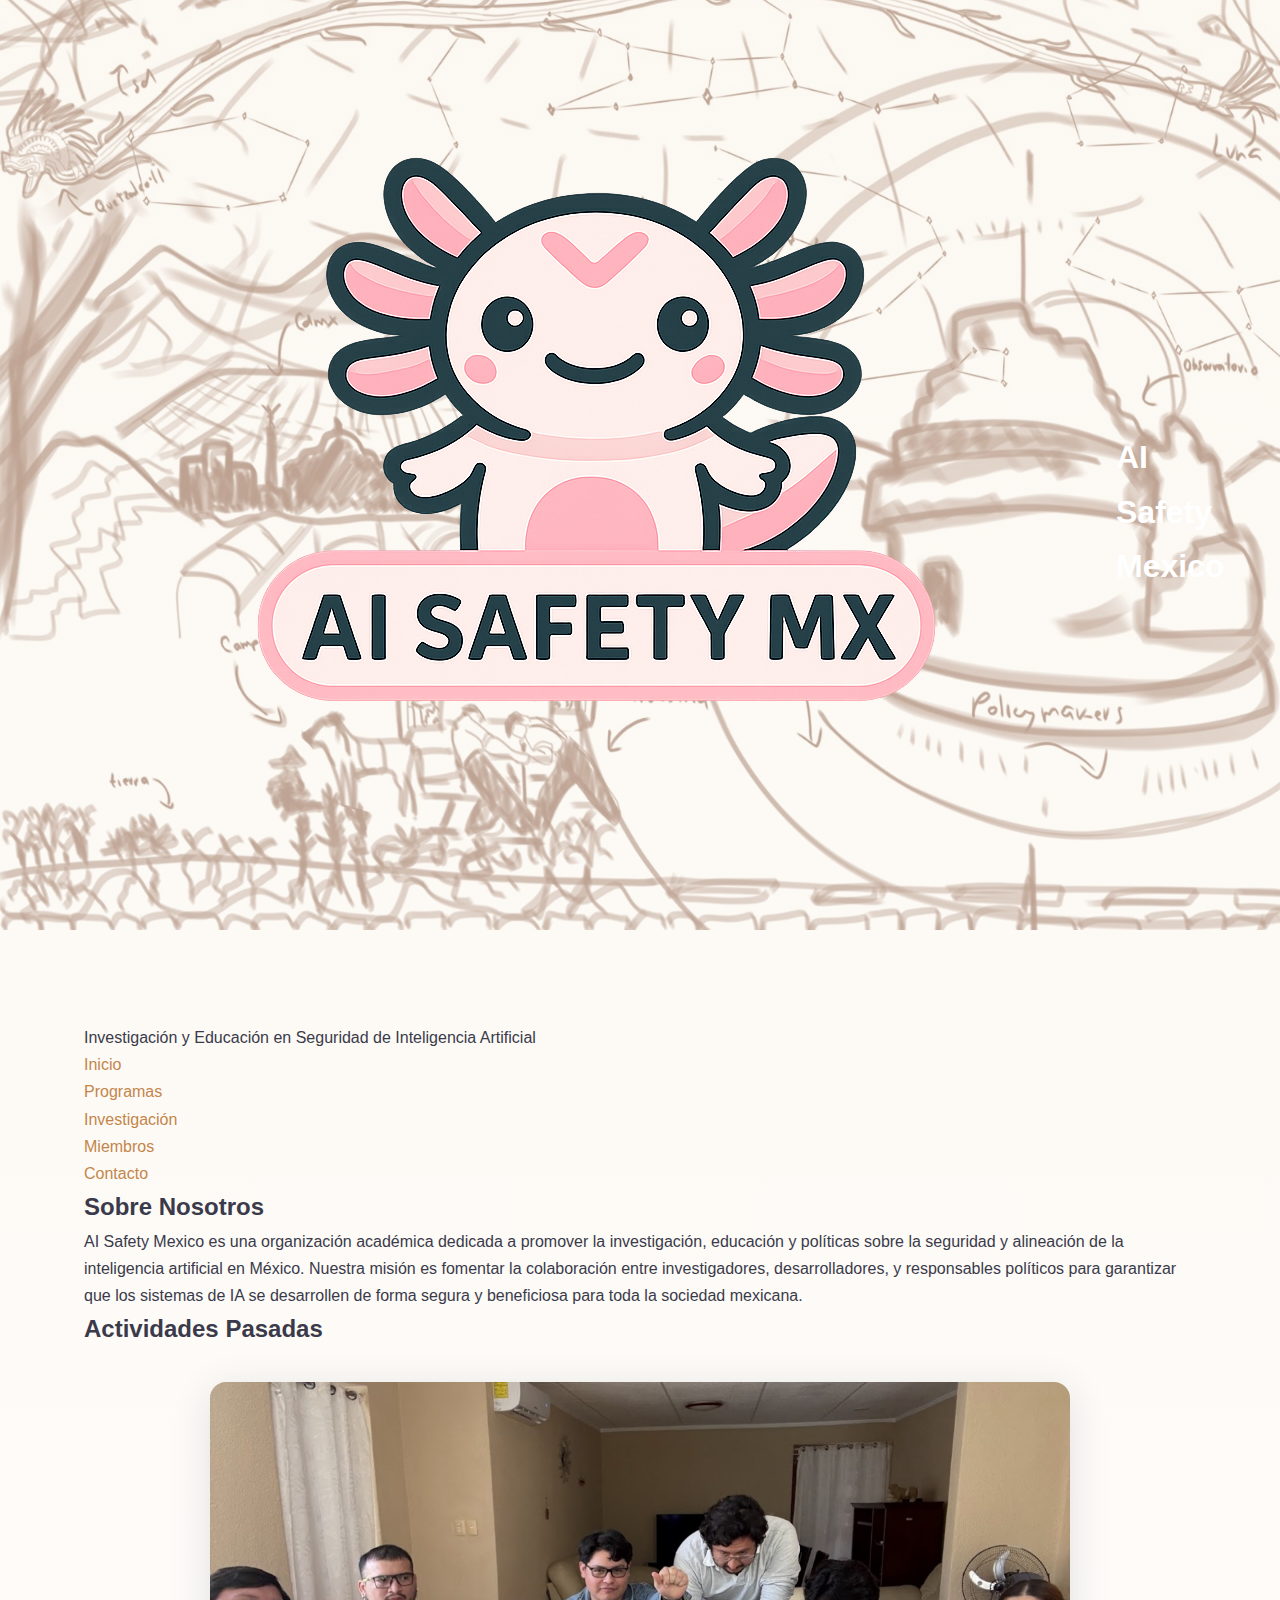
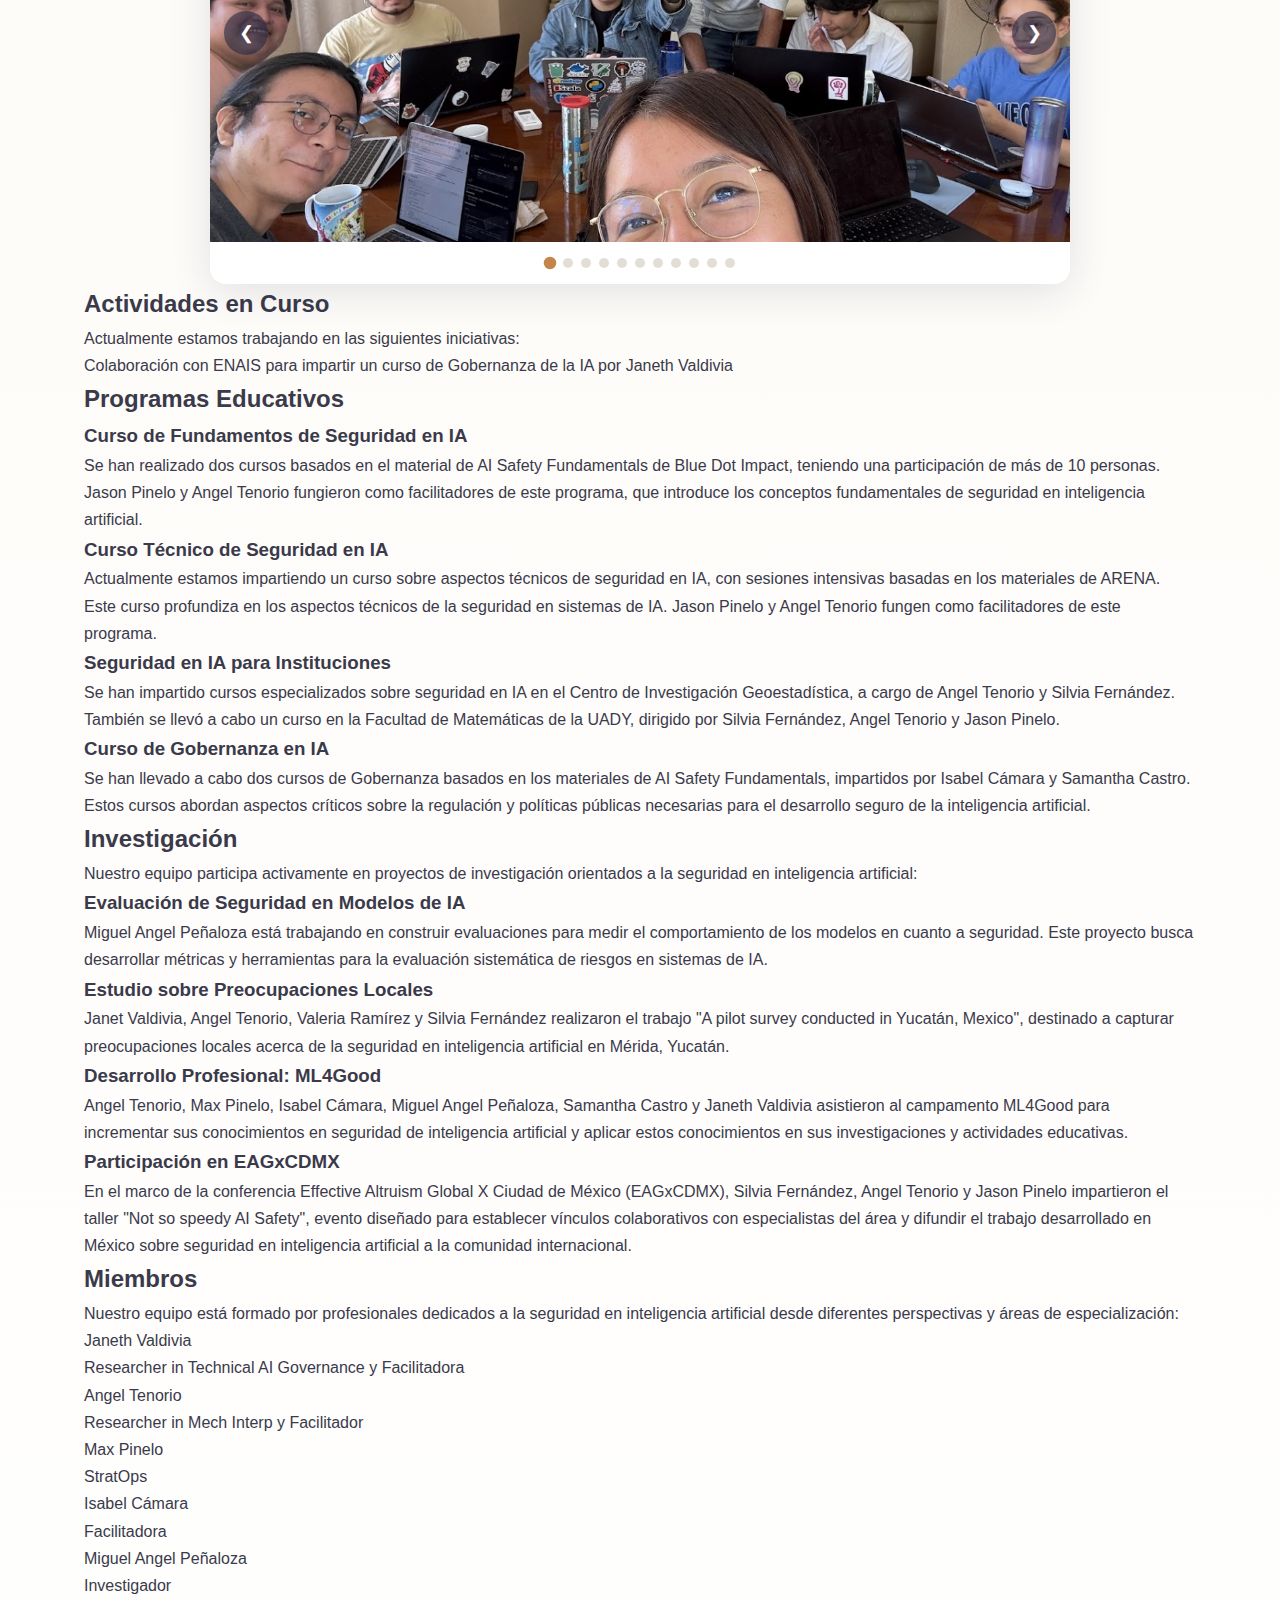
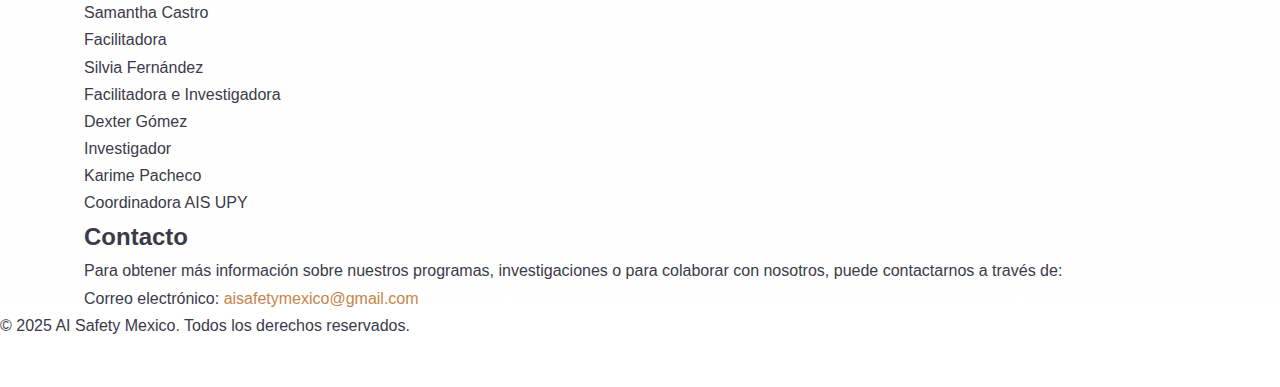
<file: index.html>
<!DOCTYPE html>
<html lang="es">
<head>
    <meta charset="UTF-8">
    <meta name="viewport" content="width=device-width, initial-scale=1.0">
    <title>AI Safety Mexico - Seguridad en Inteligencia Artificial</title>
    <link rel="stylesheet" href="css/style.css">
    <meta name="description" content="AI Safety Mexico es una organización dedicada a promover la investigación, educación y políticas sobre la seguridad y alineación de la inteligencia artificial en México.">
</head>
<body>
    <header>
        <div class="container">
            <div class="header-logo">
                <img src="images/aisafetymx_logo.png" alt="AI Safety Mexico Logo">
                <h1 class="logo">AI Safety Mexico</h1>
            </div>
            <p class="subtitle">Investigación y Educación en Seguridad de Inteligencia Artificial</p>
            <nav>
                <ul>
                    <li><a href="#" class="active">Inicio</a></li>
                    <li><a href="#programas">Programas</a></li>
                    <li><a href="#investigacion">Investigación</a></li>
                    <li><a href="#miembros">Miembros</a></li>
                    <li><a href="#contacto">Contacto</a></li>
                </ul>
            </nav>
        </div>
    </header>
    
    <main>
        <div class="container">
            <section>
                <h2 class="section-title">Sobre Nosotros</h2>
                <p>AI Safety Mexico es una organización académica dedicada a promover la investigación, educación y políticas sobre la seguridad y alineación de la inteligencia artificial en México. Nuestra misión es fomentar la colaboración entre investigadores, desarrolladores, y responsables políticos para garantizar que los sistemas de IA se desarrollen de forma segura y beneficiosa para toda la sociedad mexicana.</p>
            </section>
            
            <section>
                <h2 class="section-title">Actividades Pasadas</h2>
                <div class="carousel-container">
                    <div class="carousel">
                        <div class="carousel-slide">
                            <img src="images/carousel/carousel-image-1.jpeg" alt="AI Safety Mexico Actividad">
                        </div>
                        <div class="carousel-slide">
                            <img src="images/carousel/carousel-image-2.jpeg" alt="AI Safety Mexico Actividad">
                        </div>
                        <div class="carousel-slide">
                            <img src="images/carousel/carousel-image-3.jpeg" alt="AI Safety Mexico Actividad">
                        </div>
                        <div class="carousel-slide">
                            <img src="images/carousel/carousel-image-4.jpeg" alt="AI Safety Mexico Actividad">
                        </div>
                        <div class="carousel-slide">
                            <img src="images/carousel/carousel-image-5.jpeg" alt="AI Safety Mexico Actividad">
                        </div>
                        <div class="carousel-slide">
                            <img src="images/carousel/carousel-image-6.jpeg" alt="AI Safety Mexico Actividad">
                        </div>
                        <div class="carousel-slide">
                            <img src="images/carousel/carousel-image-7.jpeg" alt="AI Safety Mexico Actividad">
                        </div>
                        <div class="carousel-slide">
                            <img src="images/carousel/carousel-image-8.jpeg" alt="AI Safety Mexico Actividad">
                        </div>
                        <div class="carousel-slide">
                            <img src="images/carousel/carousel-image-9.jpeg" alt="AI Safety Mexico Actividad">
                        </div>
                        <div class="carousel-slide">
                            <img src="images/carousel/carousel-image-10.jpeg" alt="AI Safety Mexico Actividad">
                        </div>
                        <div class="carousel-slide">
                            <img src="images/carousel/carousel-image-11.jpeg" alt="AI Safety Mexico Actividad">
                        </div>
                    </div>
                    <button class="carousel-btn prev">&#10094;</button>
                    <button class="carousel-btn next">&#10095;</button>
                    <div class="carousel-indicators"></div>
                </div>
            </section>
            
            <section>
                <h2 class="section-title">Actividades en Curso</h2>
                <p>Actualmente estamos trabajando en las siguientes iniciativas:</p>
                <ul>
                    <li>Colaboración con ENAIS para impartir un curso de Gobernanza de la IA por Janeth Valdivia</li>
                </ul>
            </section>
            
            <section id="programas">
                <h2 class="section-title">Programas Educativos</h2>
                
                <div class="program">
                    <h3 class="program-title">Curso de Fundamentos de Seguridad en IA</h3>
                    <div class="program-content">
                        <p>Se han realizado dos cursos basados en el material de AI Safety Fundamentals de Blue Dot Impact, teniendo una participación de más de 10 personas. Jason Pinelo y Angel Tenorio fungieron como facilitadores de este programa, que introduce los conceptos fundamentales de seguridad en inteligencia artificial.</p>
                    </div>
                </div>
                
                <div class="program">
                    <h3 class="program-title">Curso Técnico de Seguridad en IA</h3>
                    <div class="program-content">
                        <p>Actualmente estamos impartiendo un curso sobre aspectos técnicos de seguridad en IA, con sesiones intensivas basadas en los materiales de ARENA. Este curso profundiza en los aspectos técnicos de la seguridad en sistemas de IA. Jason Pinelo y Angel Tenorio fungen como facilitadores de este programa.</p>
                    </div>
                </div>
                
                <div class="program">
                    <h3 class="program-title">Seguridad en IA para Instituciones</h3>
                    <div class="program-content">
                        <p>Se han impartido cursos especializados sobre seguridad en IA en el Centro de Investigación Geoestadística, a cargo de Angel Tenorio y Silvia Fernández. También se llevó a cabo un curso en la Facultad de Matemáticas de la UADY, dirigido por Silvia Fernández, Angel Tenorio y Jason Pinelo.</p>
                    </div>
                </div>
                
                <div class="program">
                    <h3 class="program-title">Curso de Gobernanza en IA</h3>
                    <div class="program-content">
                        <p>Se han llevado a cabo dos cursos de Gobernanza basados en los materiales de AI Safety Fundamentals, impartidos por Isabel Cámara y Samantha Castro. Estos cursos abordan aspectos críticos sobre la regulación y políticas públicas necesarias para el desarrollo seguro de la inteligencia artificial.</p>
                    </div>
                </div>
            </section>
            
            <section id="investigacion">
                <h2 class="section-title">Investigación</h2>
                <p>Nuestro equipo participa activamente en proyectos de investigación orientados a la seguridad en inteligencia artificial:</p>
                
                <div class="program">
                    <h3 class="program-title">Evaluación de Seguridad en Modelos de IA</h3>
                    <div class="program-content">
                        <p>Miguel Angel Peñaloza está trabajando en construir evaluaciones para medir el comportamiento de los modelos en cuanto a seguridad. Este proyecto busca desarrollar métricas y herramientas para la evaluación sistemática de riesgos en sistemas de IA.</p>
                    </div>
                </div>
                
                <div class="program">
                    <h3 class="program-title">Estudio sobre Preocupaciones Locales</h3>
                    <div class="program-content">
                        <p>Janet Valdivia, Angel Tenorio, Valeria Ramírez y Silvia Fernández realizaron el trabajo "A pilot survey conducted in Yucatán, Mexico", destinado a capturar preocupaciones locales acerca de la seguridad en inteligencia artificial en Mérida, Yucatán.</p>
                    </div>
                </div>
                
                <div class="program">
                    <h3 class="program-title">Desarrollo Profesional: ML4Good</h3>
                    <div class="program-content">
                        <p>Angel Tenorio, Max Pinelo, Isabel Cámara, Miguel Angel Peñaloza, Samantha Castro y Janeth Valdivia asistieron al campamento ML4Good para incrementar sus conocimientos en seguridad de inteligencia artificial y aplicar estos conocimientos en sus investigaciones y actividades educativas.</p>
                    </div>
                </div>
                
                <div class="program">
                    <h3 class="program-title">Participación en EAGxCDMX</h3>
                    <div class="program-content">
                        <p>En el marco de la conferencia Effective Altruism Global X Ciudad de México (EAGxCDMX), Silvia Fernández, Angel Tenorio y Jason Pinelo impartieron el taller "Not so speedy AI Safety", evento diseñado para establecer vínculos colaborativos con especialistas del área y difundir el trabajo desarrollado en México sobre seguridad en inteligencia artificial a la comunidad internacional.</p>
                    </div>
                </div>
            </section>
            
            <section id="miembros">
                <h2 class="section-title">Miembros</h2>
                <p>Nuestro equipo está formado por profesionales dedicados a la seguridad en inteligencia artificial desde diferentes perspectivas y áreas de especialización:</p>
                
                <div class="members-list">
                    <div class="member">
                        <div class="member-name">Janeth Valdivia</div>
                        <div class="member-role">Researcher in Technical AI Governance y Facilitadora</div>
                    </div>
                    
                    <div class="member">
                        <div class="member-name">Angel Tenorio</div>
                        <div class="member-role">Researcher in Mech Interp y Facilitador</div>
                    </div>
                    
                    <div class="member">
                        <div class="member-name">Max Pinelo</div>
                        <div class="member-role">StratOps</div>
                    </div>
                    
                    <div class="member">
                        <div class="member-name">Isabel Cámara</div>
                        <div class="member-role">Facilitadora</div>
                    </div>
                    
                    <div class="member">
                        <div class="member-name">Miguel Angel Peñaloza</div>
                        <div class="member-role">Investigador</div>
                    </div>
                    
                    <div class="member">
                        <div class="member-name">Samantha Castro</div>
                        <div class="member-role">Facilitadora</div>
                    </div>
                    
                    <div class="member">
                        <div class="member-name">Silvia Fernández</div>
                        <div class="member-role">Facilitadora e Investigadora</div>
                    </div>
                    
                    <div class="member">
                        <div class="member-name">Dexter Gómez</div>
                        <div class="member-role">Investigador</div>
                    </div>
                    
                    <div class="member">
                        <div class="member-name">Karime Pacheco</div>
                        <div class="member-role">Coordinadora AIS UPY</div>
                    </div>
                </div>
            </section>
            
            <section id="contacto">
                <h2 class="section-title">Contacto</h2>
                <p>Para obtener más información sobre nuestros programas, investigaciones o para colaborar con nosotros, puede contactarnos a través de:</p>
                <p>Correo electrónico: <a href="mailto:aisafetymexico@gmail.com">aisafetymexico@gmail.com</a></p>
            </section>
        </div>
    </main>
    
    <footer>
        <div class="footer-content">
            <p>&copy; 2025 AI Safety Mexico. Todos los derechos reservados.</p>
            <div class="footer-links">
                <a href="#programas">Programas</a>
                <a href="#investigacion">Investigación</a>
                <a href="#miembros">Miembros</a>
                <a href="#contacto">Contacto</a>
            </div>
        </div>
    </footer>
    
    <script src="js/main.js"></script>
</body>
</html>
</file>
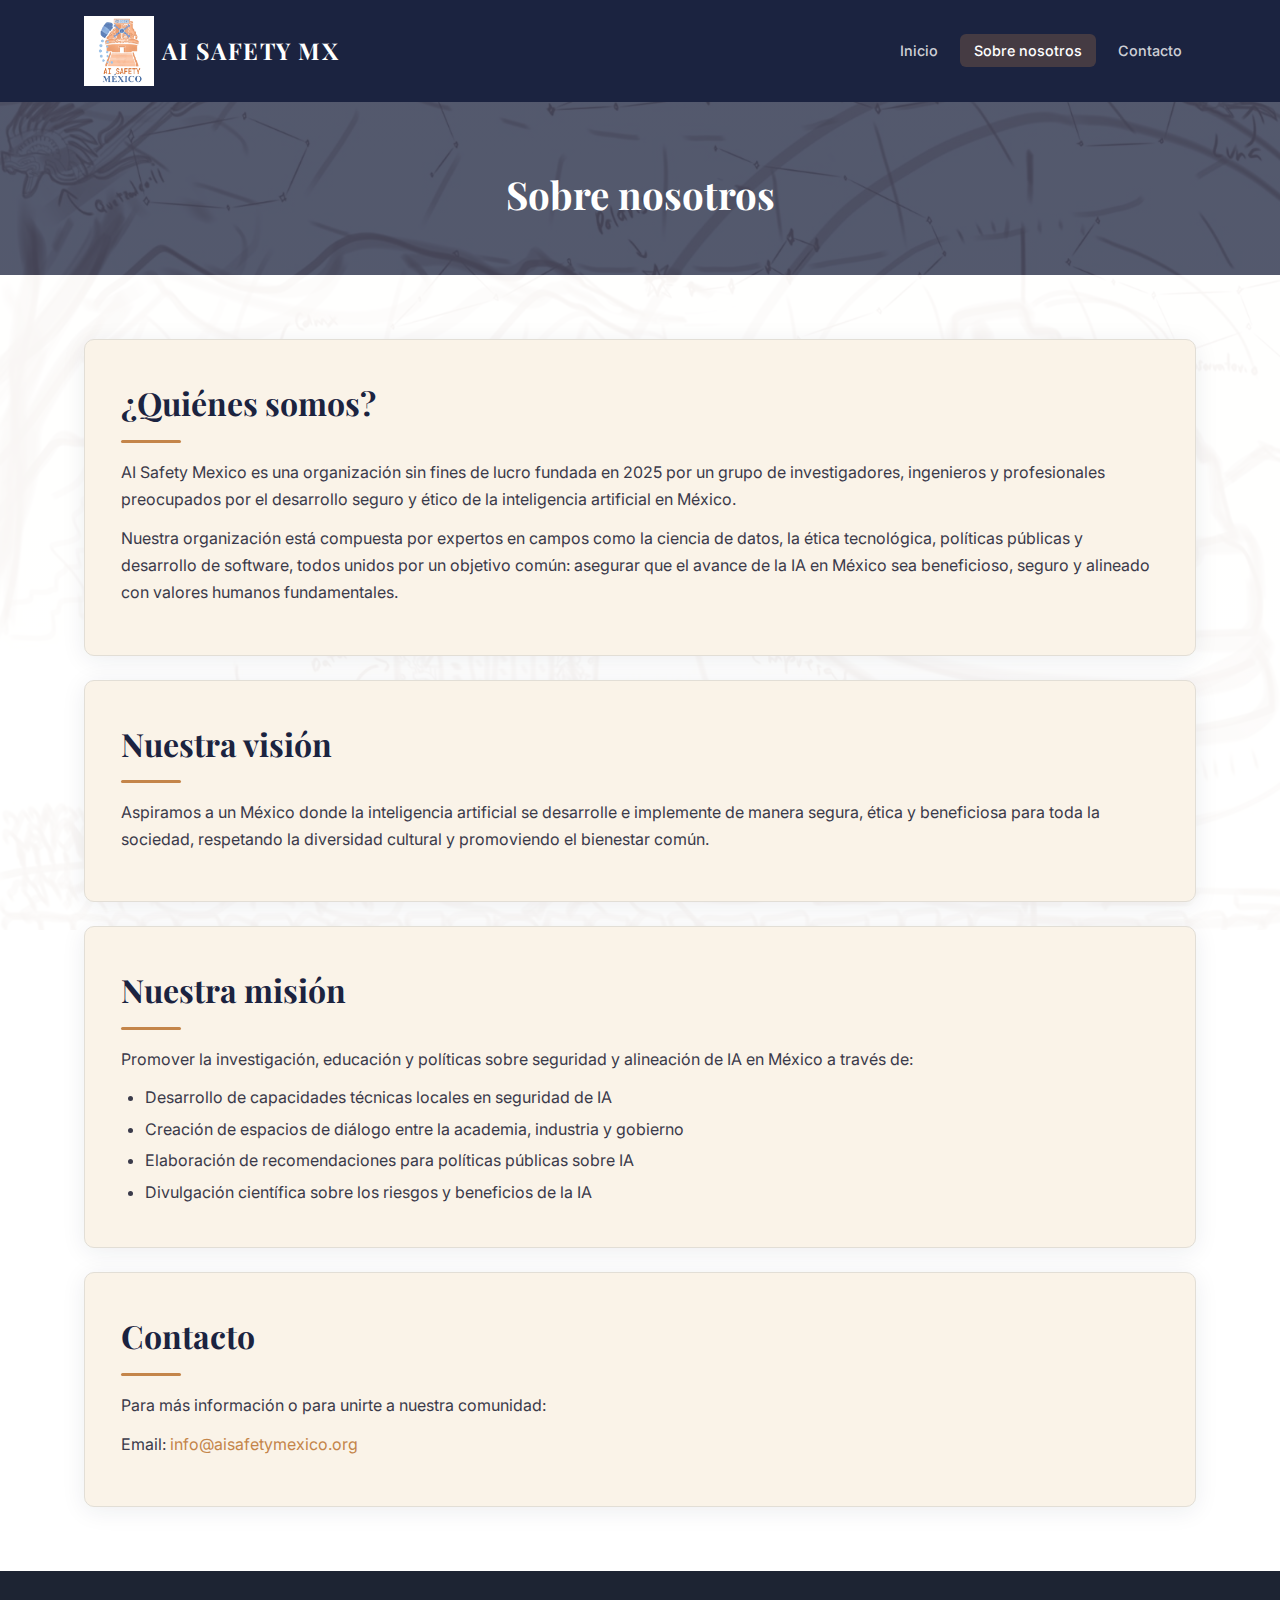
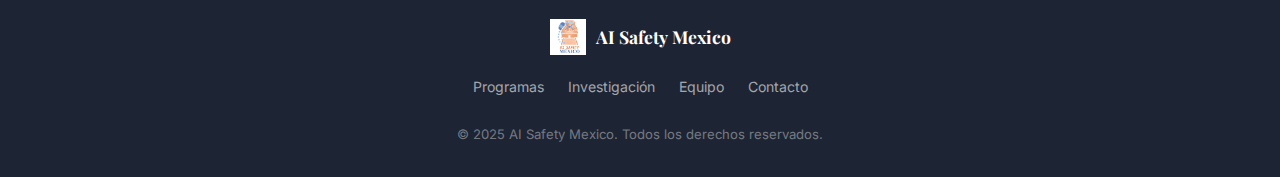
<file: about.html>
<!DOCTYPE html>
<html lang="es">
<head>
    <meta charset="UTF-8">
    <meta name="viewport" content="width=device-width, initial-scale=1.0">
    <title>Sobre nosotros - AI Safety Mexico</title>
    <link rel="stylesheet" href="css/style.css?v=4">
    <link rel="preconnect" href="https://fonts.googleapis.com">
    <link rel="preconnect" href="https://fonts.gstatic.com" crossorigin>
    <link href="https://fonts.googleapis.com/css2?family=Inter:wght@400;500;600;700&family=Playfair+Display:wght@600;700;800&display=swap" rel="stylesheet">
</head>
<body>

    <!-- Header -->
    <header class="site-header">
        <div class="header-inner">
            <a href="index.html" class="header-logo">
                <img src="images/aisafetymx_logo.webp" alt="AI Safety Mexico logo" class="logo-img">
                <span class="logo-text">AI SAFETY MX</span>
            </a>
            <button class="mobile-toggle" aria-label="Abrir menú" aria-expanded="false">
                <span></span><span></span><span></span>
            </button>
            <nav class="main-nav" id="main-nav">
                <ul>
                    <li><a href="index.html">Inicio</a></li>
                    <li><a href="about.html" class="active">Sobre nosotros</a></li>
                    <li><a href="index.html#contacto">Contacto</a></li>
                </ul>
            </nav>
        </div>
    </header>

    <!-- Page Hero -->
    <section class="page-hero">
        <div class="container">
            <h1 class="page-hero-title">Sobre nosotros</h1>
        </div>
    </section>

    <main>
        <section class="section-content">
            <div class="container">
                <div class="content-card">
                    <h2 class="section-heading">¿Quiénes somos?</h2>
                    <p>AI Safety Mexico es una organización sin fines de lucro fundada en 2025 por un grupo de investigadores, ingenieros y profesionales preocupados por el desarrollo seguro y ético de la inteligencia artificial en México.</p>
                    <p>Nuestra organización está compuesta por expertos en campos como la ciencia de datos, la ética tecnológica, políticas públicas y desarrollo de software, todos unidos por un objetivo común: asegurar que el avance de la IA en México sea beneficioso, seguro y alineado con valores humanos fundamentales.</p>
                </div>

                <div class="content-card">
                    <h2 class="section-heading">Nuestra visión</h2>
                    <p>Aspiramos a un México donde la inteligencia artificial se desarrolle e implemente de manera segura, ética y beneficiosa para toda la sociedad, respetando la diversidad cultural y promoviendo el bienestar común.</p>
                </div>

                <div class="content-card">
                    <h2 class="section-heading">Nuestra misión</h2>
                    <p>Promover la investigación, educación y políticas sobre seguridad y alineación de IA en México a través de:</p>
                    <ul>
                        <li>Desarrollo de capacidades técnicas locales en seguridad de IA</li>
                        <li>Creación de espacios de diálogo entre la academia, industria y gobierno</li>
                        <li>Elaboración de recomendaciones para políticas públicas sobre IA</li>
                        <li>Divulgación científica sobre los riesgos y beneficios de la IA</li>
                    </ul>
                </div>

                <div class="content-card" id="contact">
                    <h2 class="section-heading">Contacto</h2>
                    <p>Para más información o para unirte a nuestra comunidad:</p>
                    <p>Email: <a href="mailto:info@aisafetymexico.org">info@aisafetymexico.org</a></p>
                </div>
            </div>
        </section>
    </main>

    <!-- Footer -->
    <footer class="site-footer">
        <div class="footer-inner">
            <div class="footer-brand">
                <img src="images/aisafetymx_logo.webp" alt="AI Safety Mexico" class="footer-logo">
                <span class="footer-name">AI Safety Mexico</span>
            </div>
            <div class="footer-links">
                <a href="index.html#programas">Programas</a>
                <a href="index.html#investigacion">Investigación</a>
                <a href="index.html#equipo">Equipo</a>
                <a href="index.html#contacto">Contacto</a>
            </div>
            <p class="footer-copy">&copy; 2025 AI Safety Mexico. Todos los derechos reservados.</p>
        </div>
    </footer>

    <script src="js/main.js"></script>
</body>
</html>
</file>
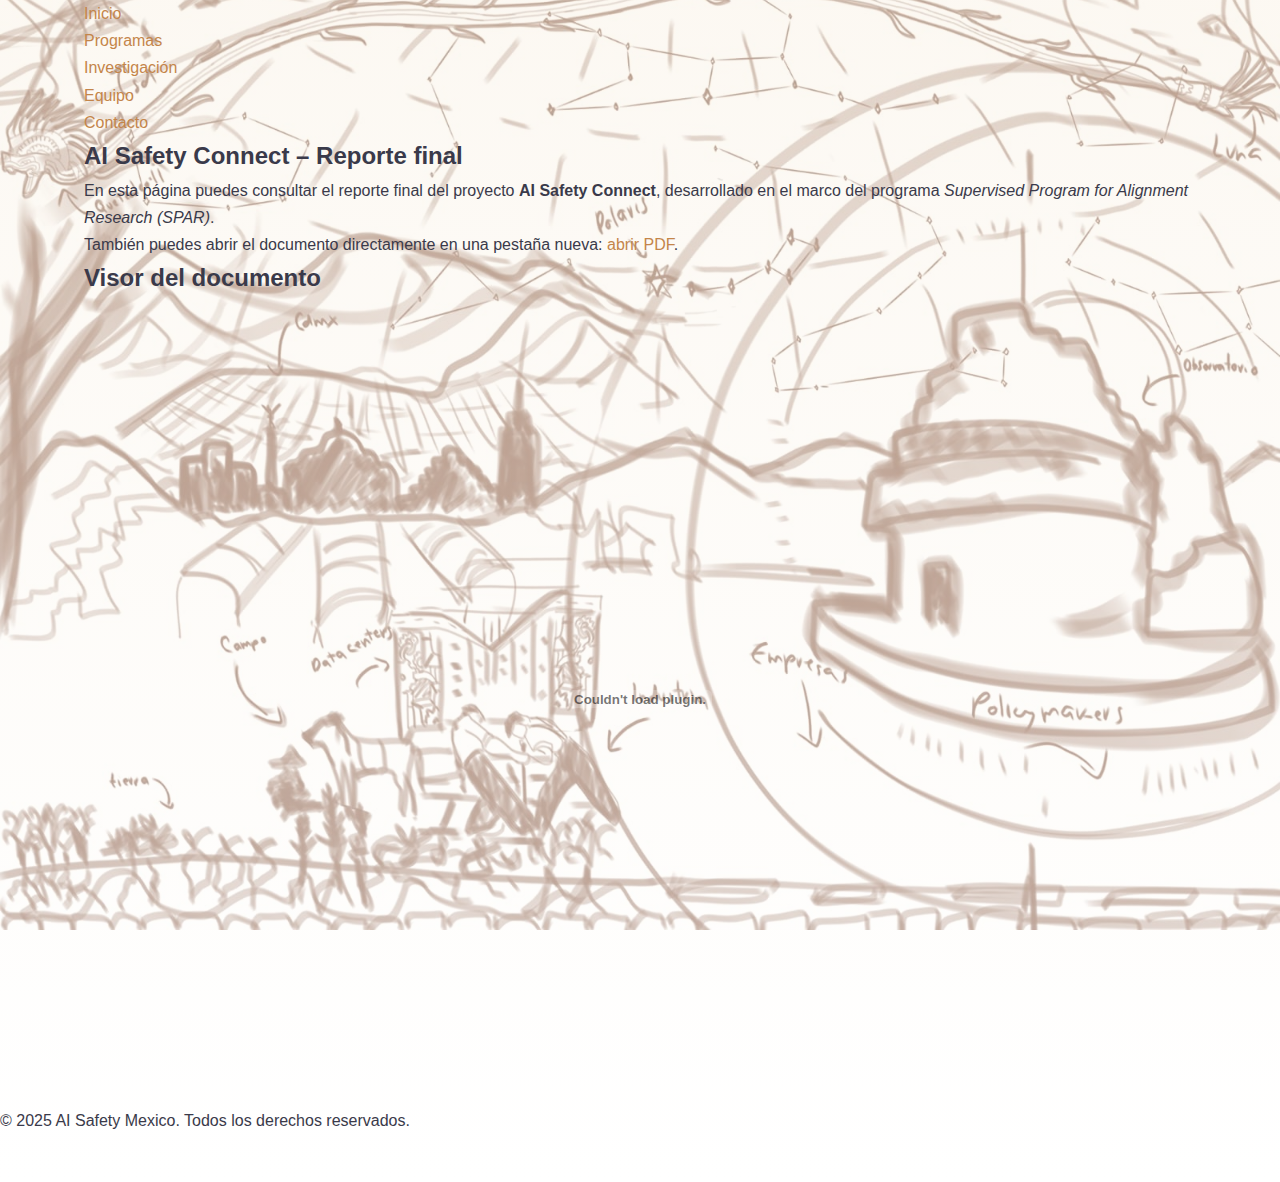
<file: ai-safety-connect.html>
<!DOCTYPE html>
<html lang="es">
<head>
    <meta charset="UTF-8">
    <meta name="viewport" content="width=device-width, initial-scale=1.0">
    <title>AI Safety Connect - Reporte final</title>
    <link rel="stylesheet" href="css/style.css?v=3">
</head>
<body>
    <header>
        <div class="container">
            <nav>
                <ul>
                    <li><a href="index.html">Inicio</a></li>
                    <li><a href="index.html#programas">Programas</a></li>
                    <li><a href="index.html#investigacion">Investigación</a></li>
                    <li><a href="index.html#equipo">Equipo</a></li>
                    <li><a href="index.html#contacto">Contacto</a></li>
                </ul>
            </nav>
        </div>
    </header>

    <main>
        <div class="container">
            <section>
                <h2 class="section-title">AI Safety Connect – Reporte final</h2>
                <p>En esta página puedes consultar el reporte final del proyecto <strong>AI Safety Connect</strong>, desarrollado en el marco del programa <em>Supervised Program for Alignment Research (SPAR)</em>.</p>
                <p>
                    También puedes abrir el documento directamente en una pestaña nueva:
                    <a href="Papers/AI_Safety_Connect_Final_Report.pdf" target="_blank" rel="noopener noreferrer">abrir PDF</a>.
                </p>
            </section>

            <section>
                <h2 class="section-title">Visor del documento</h2>
                <embed
                    src="Papers/AI_Safety_Connect_Final_Report.pdf"
                    type="application/pdf"
                    width="100%"
                    height="800px"
                />
            </section>
        </div>
    </main>

    <footer>
        <div class="footer-content">
            <p>&copy; 2025 AI Safety Mexico. Todos los derechos reservados.</p>
            <div class="footer-links">
                <a href="index.html#programas">Programas</a>
                <a href="index.html#investigacion">Investigación</a>
                <a href="index.html#equipo">Equipo</a>
                <a href="index.html#contacto">Contacto</a>
            </div>
        </div>
    </footer>
</body>
</html>
</file>
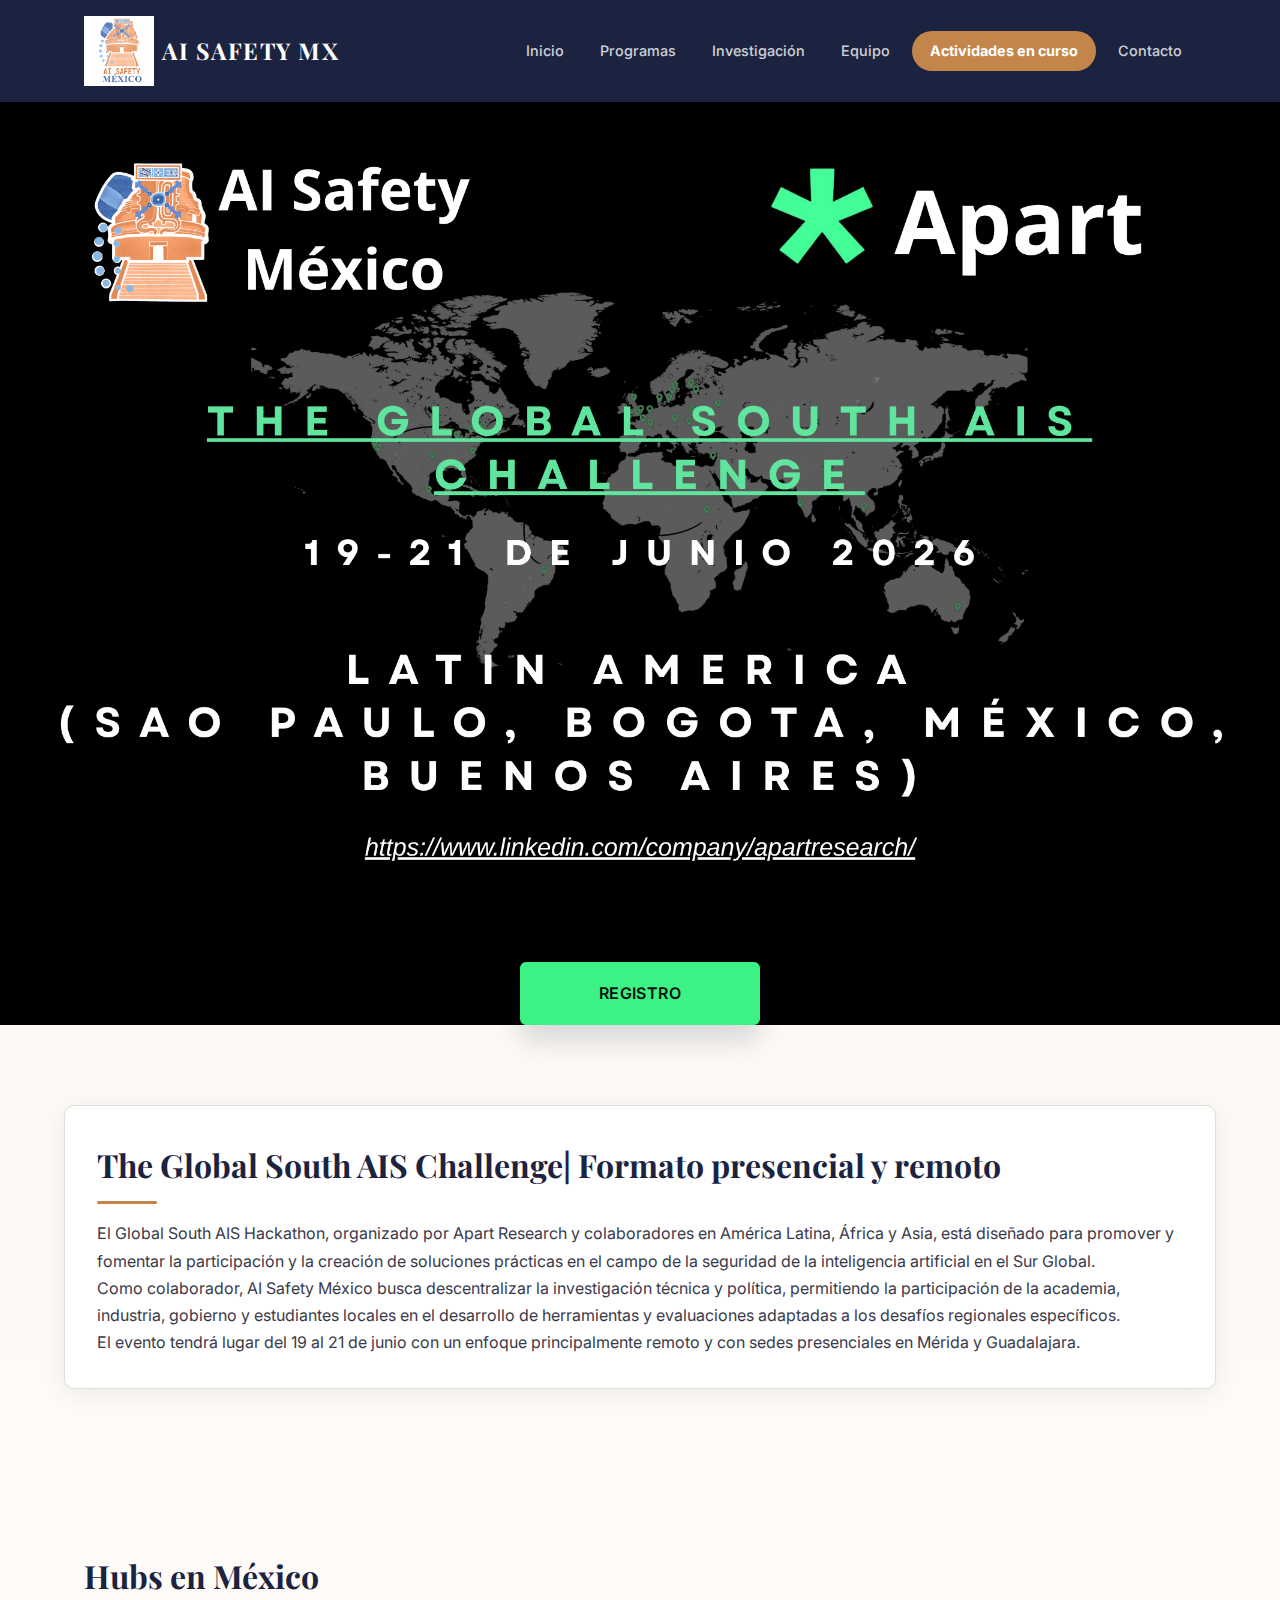
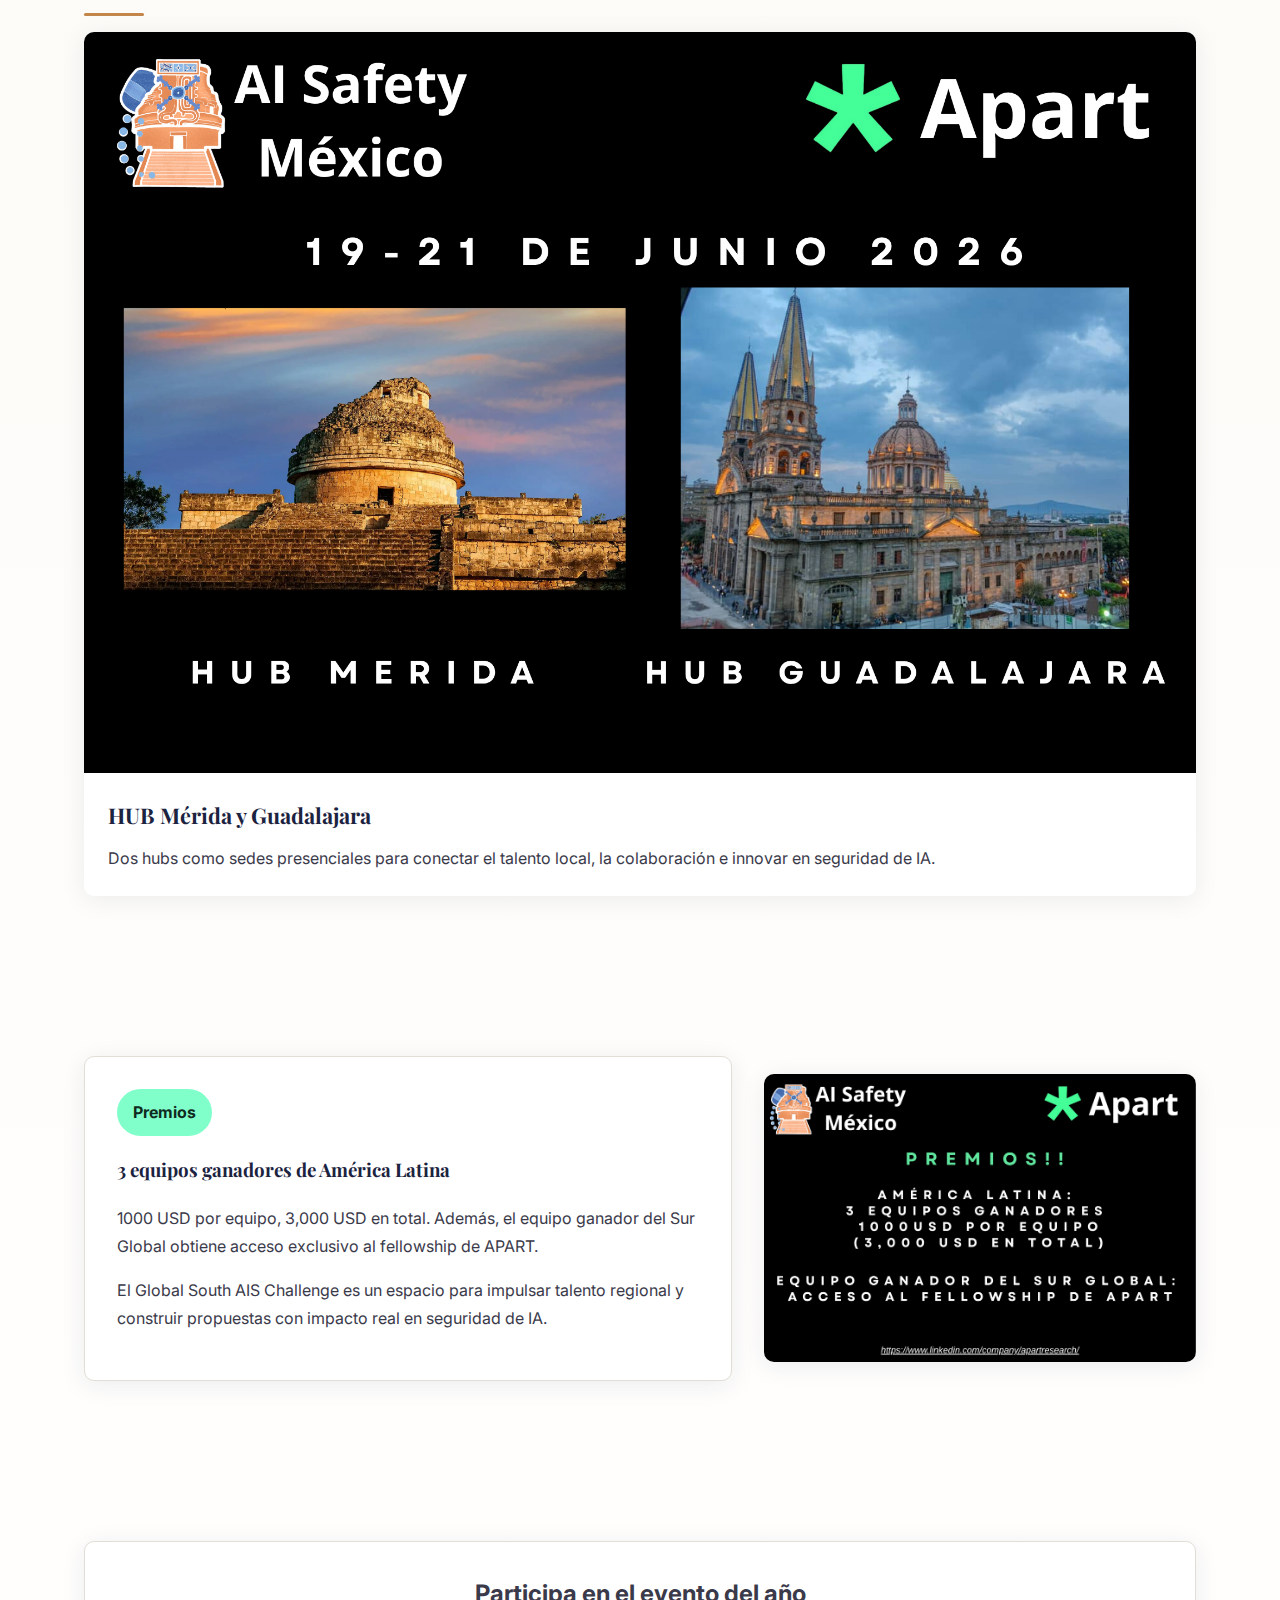
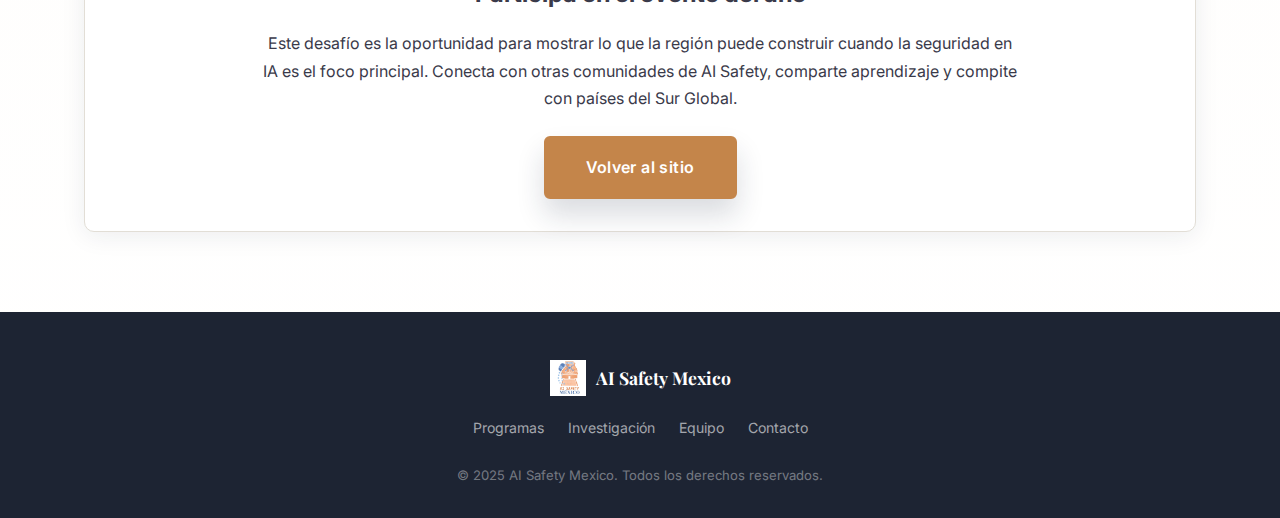
<file: global-south-ais-challenge.html>
<!DOCTYPE html>
<html lang="es">
<head>
    <meta charset="UTF-8">
    <meta name="viewport" content="width=device-width, initial-scale=1.0">
    <title>The Global South AIS Challenge | AI Safety Mexico presencial y remoto</title>
    <link rel="stylesheet" href="css/style.css?v=5">
    <link rel="preconnect" href="https://fonts.googleapis.com">
    <link rel="preconnect" href="https://fonts.gstatic.com" crossorigin>
    <link href="https://fonts.googleapis.com/css2?family=Inter:wght@400;500;600;700&family=Playfair+Display:wght@600;700;800&display=swap" rel="stylesheet">
    <meta name="description" content="The Global South AIS Challenge es el evento de AI Safety para México y América Latina, con hubs en Mérida, Guadalajara, Bogotá, São Paulo y Buenos Aires.">
</head>
<body>
    <header class="site-header">
        <div class="header-inner">
            <a href="index.html" class="header-logo">
                <img src="images/aisafetymx_logo.webp" alt="AI Safety Mexico logo" class="logo-img">
                <span class="logo-text">AI SAFETY MX</span>
            </a>
            <button class="mobile-toggle" aria-label="Abrir menú" aria-expanded="false">
                <span></span><span></span><span></span>
            </button>
            <nav class="main-nav" id="main-nav">
                <ul>
                    <li><a href="index.html">Inicio</a></li>
                    <li><a href="index.html#programas">Programas</a></li>
                    <li><a href="index.html#investigacion">Investigación</a></li>
                    <li><a href="index.html#equipo">Equipo</a></li>
                    <li><a href="index.html#actividades-en-curso" class="btn-nav">Actividades en curso</a></li>
                    <li><a href="index.html#contacto">Contacto</a></li>
                </ul>
            </nav>
        </div>
    </header>

    <section class="event-page-hero">
        <div class="event-hero-image">
            <img src="images/apart/5.png" alt="The Global South AIS Challenge|Formato presncial y remoto" class="hero-img">
        </div>
        <div class="event-hero-footer">
            <a href="https://apartresearch.com/sprints/global-south-ais-hackathon-2026-06-19-to-2026-06-21" class="btn btn-register btn-hero" target="_blank" rel="noopener noreferrer">REGISTRO</a>
        </div>
    </section>

    <main>
        <section id="detalle" class="section-event-intro">
            <div class="container event-intro-card">
                <h2 class="section-heading">The Global South AIS Challenge| Formato presencial y remoto</h2>
                <p>El Global South AIS Hackathon, organizado por Apart Research y colaboradores en América Latina, África y Asia, está diseñado para promover y fomentar la participación y la creación de soluciones prácticas en el campo de la seguridad de la inteligencia artificial en el Sur Global.</p>
                <p>Como colaborador, AI Safety México busca descentralizar la investigación técnica y política, permitiendo la participación de la academia, industria, gobierno y estudiantes locales en el desarrollo de herramientas y evaluaciones adaptadas a los desafíos regionales específicos.</p>
                <p>El evento tendrá lugar del 19 al 21 de junio con un enfoque principalmente remoto y con sedes presenciales en Mérida y Guadalajara.</p>
            </div>
        </section>

        <section class="section-event-hubs">
            <div class="container">
                <h2 class="section-heading">Hubs en México</h2>
                <div class="event-hub-grid">
                    <div class="event-hub-card event-hub-card--featured">
                        <img src="images/apart/7.png" alt="Hub Mérida y Guadalajara">
                        <div class="event-hub-card-content">
                            <h3>HUB Mérida y Guadalajara</h3>
                            <p>Dos hubs como sedes presenciales para conectar el talento local, la colaboración e innovar en seguridad de IA.</p>
                        </div>
                    </div>
                </div>
            </div>
        </section>

        <section class="section-event-prizes">
            <div class="container">
                <div class="geopanel">
                    <div class="prize-card">
                        <span class="prize-badge">Premios</span>
                        <h3>3 equipos ganadores de América Latina</h3>
                        <p>1000 USD por equipo, 3,000 USD en total. Además, el equipo ganador del Sur Global obtiene acceso exclusivo al fellowship de APART.</p>
                        <p>El Global South AIS Challenge es un espacio para impulsar talento regional y construir propuestas con impacto real en seguridad de IA.</p>
                    </div>
                    <div class="event-image-card">
                        <img src="images/apart/9.png" alt="Premios Global South AIS Challenge">
                    </div>
                </div>
            </div>
        </section>

        <section class="section-event-cta">
            <div class="container">
                <div class="card">
                    <h2>Participa en el evento del año</h2>
                    <p>Este desafío es la oportunidad para mostrar lo que la región puede construir cuando la seguridad en IA es el foco principal. Conecta con otras comunidades de AI Safety, comparte aprendizaje y compite con países del Sur Global.</p>
                    <a class="btn btn-primary btn-hero" href="index.html#programas">Volver al sitio</a>
                </div>
            </div>
        </section>
    </main>

    <footer class="site-footer">
        <div class="footer-inner">
            <div class="footer-brand">
                <img src="images/aisafetymx_logo.webp" alt="AI Safety Mexico" class="footer-logo">
                <span class="footer-name">AI Safety Mexico</span>
            </div>
            <div class="footer-links">
                <a href="index.html#programas">Programas</a>
                <a href="index.html#investigacion">Investigación</a>
                <a href="index.html#equipo">Equipo</a>
                <a href="index.html#contacto">Contacto</a>
            </div>
            <p class="footer-copy">&copy; 2025 AI Safety Mexico. Todos los derechos reservados.</p>
        </div>
    </footer>
</body>
</html>
</file>
<file: css/style.css>
/* ================================================================
   AI Safety Mexico — Mexican Cultural Premium
   Colors: Navy #1B2340 · Copper #C4854A · Cream #FAF3E8 · Gold #D4A853
   Fonts : Playfair Display (headlines) · Inter (body)
   ================================================================ */

*, *::before, *::after { box-sizing: border-box; margin: 0; padding: 0; }

:root {
    --navy:       #1B2340;
    --navy-light: #2A3456;
    --copper:     #C4854A;
    --copper-dark:#A86E3A;
    --gold:       #D4A853;
    --cream:      #FAF3E8;
    --white:      #FFFFFF;
    --text:       #3A3A4A;
    --text-light: #6A6A7A;
    --text-muted: #8A8A9A;
    --border:     #E2DED6;
    --radius:     10px;
    --radius-lg:  16px;
    --shadow:     0 4px 24px rgba(27,35,64,.08);
    --shadow-lg:  0 8px 40px rgba(27,35,64,.12);
    --transition: .25s ease;
}

html { scroll-behavior: smooth; }

body {
    font-family: 'Inter', -apple-system, BlinkMacSystemFont, 'Segoe UI', sans-serif;
    font-size: 16px;
    line-height: 1.7;
    color: var(--text);
    background: linear-gradient(180deg, rgba(250,243,232,.55), rgba(255,255,255,.55)), url('../images/designer/sketch-background.jpeg') center/cover no-repeat fixed;
    background-blend-mode: normal;
    background-color: var(--white);
    overflow-x: hidden;
}

img { max-width: 100%; height: auto; display: block; }
a { color: var(--copper); text-decoration: none; transition: color var(--transition); }
a:hover { color: var(--copper-dark); }
ul { list-style: none; }

.container {
    width: 90%;
    max-width: 1200px;
    margin: 0 auto;
    padding: 0 20px;
}

/* ── Buttons ── */
.btn {
    display: inline-block;
    padding: 12px 28px;
    border-radius: 6px;
    font-family: 'Inter', sans-serif;
    font-weight: 600;
    font-size: .95rem;
    letter-spacing: .3px;
    cursor: pointer;
    transition: all var(--transition);
    text-decoration: none;
    border: 2px solid transparent;
}
.btn-primary {
    background: var(--copper);
    color: var(--white);
    border-color: var(--copper);
}
.btn-primary:hover {
    background: var(--copper-dark);
    border-color: var(--copper-dark);
    color: var(--white);
}
.btn-secondary {
    background: var(--navy);
    color: var(--white);
    border-color: var(--navy);
}
.btn-secondary:hover {
    background: var(--navy-light);
    border-color: var(--navy-light);
    color: var(--white);
}
.btn-outline {
    background: transparent;
    color: var(--white);
    border-color: rgba(255,255,255,.5);
}
.btn-outline:hover {
    background: rgba(255,255,255,.12);
    border-color: var(--white);
    color: var(--white);
}
.btn-register {
    background: #3df284;
    color: #06110c;
    border-color: #3df284;
}
.btn-register:hover {
    background: #33e37d;
    border-color: #33e37d;
    color: #06110c;
}
.btn-hero {
    padding: 16px 40px;
    font-size: 1rem;
    letter-spacing: .4px;
    box-shadow: 0 16px 28px rgba(27,35,64,.16);
}

/* ================================================================
   HEADER — Sticky dark navy
   ================================================================ */
.site-header {
    position: sticky;
    top: 0;
    z-index: 1000;
    background: var(--navy);
    padding: 16px 0;
    transition: padding var(--transition), box-shadow var(--transition);
}
.site-header.scrolled {
    padding: 10px 0;
    box-shadow: 0 2px 20px rgba(0,0,0,.25);
}
.header-inner {
    display: flex;
    align-items: center;
    justify-content: space-between;
    width: 90%;
    max-width: 1200px;
    margin: 0 auto;
    padding: 0 20px;
}
.header-logo {
    display: flex;
    align-items: center;
    gap: 8px;
    text-decoration: none;
    color: var(--white);
}
.logo-img {
    height: 70px;
    width: auto;
}
.logo-text {
    font-family: 'Playfair Display', serif;
    font-weight: 700;
    font-size: 1.45rem;
    letter-spacing: 1.5px;
    color: var(--white);
}
.main-nav ul {
    display: flex;
    align-items: center;
    gap: 8px;
}
.main-nav a {
    color: rgba(255,255,255,.8);
    font-size: .9rem;
    font-weight: 500;
    padding: 8px 14px;
    border-radius: 6px;
    transition: all var(--transition);
    text-decoration: none;
}
.main-nav a:hover { color: var(--white); background: rgba(255,255,255,.08); }
.main-nav a.active { color: var(--white); background: rgba(196,133,74,.25); }
.main-nav a.btn-nav {
    display: inline-flex;
    align-items: center;
    justify-content: center;
    padding: 8px 18px;
    border-radius: 999px;
    background: var(--copper);
    color: var(--white);
    font-weight: 700;
}
.main-nav a.btn-nav:hover {
    background: var(--copper-dark);
    color: var(--white);
}

/* Mobile hamburger */
.mobile-toggle {
    display: none;
    flex-direction: column;
    gap: 5px;
    background: none;
    border: none;
    cursor: pointer;
    padding: 6px;
    z-index: 1001;
}
.mobile-toggle span {
    display: block;
    width: 26px;
    height: 2px;
    background: var(--white);
    border-radius: 2px;
    transition: all .3s;
}
.mobile-toggle.is-open span:nth-child(1) { transform: translateY(7px) rotate(45deg); }
.mobile-toggle.is-open span:nth-child(2) { opacity: 0; }
.mobile-toggle.is-open span:nth-child(3) { transform: translateY(-7px) rotate(-45deg); }

/* ================================================================
   HERO SECTION
   ================================================================ */
.hero {
    background-color: rgba(27,35,64,0.75);
    color: var(--white);
    padding: 100px 0 80px;
    min-height: 620px;
    display: flex;
    align-items: center;
}
.hero-inner {
    display: flex;
    flex-direction: column;
    align-items: center;
    text-align: center;
    gap: 40px;
    width: 95%;
    max-width: 1080px;
    margin: 0 auto;
    padding: 0 20px;
}
.hero-content {
    width: 100%;
    max-width: 780px;
}
.hero-title {
    font-family: 'Playfair Display', serif;
    font-weight: 800;
    font-size: 3.2rem;
    line-height: 1.1;
    margin-bottom: 24px;
}
.hero-subtitle {
    font-size: 1.15rem;
    line-height: 1.75;
    color: rgba(255,255,255,.85);
    margin-bottom: 32px;
    max-width: 640px;
}
.hero-actions {
    display: flex;
    gap: 16px;
    flex-wrap: wrap;
    justify-content: center;
}
.hero-image {
    width: 100%;
    max-width: 820px;
    display: flex;
    align-items: center;
    justify-content: center;
    margin: 0 auto;
}
.hero-image img {
    width: 100%;
    max-width: 820px;
    height: auto;
    border-radius: 22px;
    box-shadow: 0 24px 60px rgba(0,0,0,.18);
    filter: none;
}

/* Page hero (sub-pages) */
.page-hero {
    background-color: rgba(27,35,64,0.75);
    color: var(--white);
    padding: 60px 0 40px;
    text-align: center;
}
.page-hero-title {
    font-family: 'Playfair Display', serif;
    font-weight: 700;
    font-size: 2.4rem;
    margin-bottom: 8px;
}
.page-hero-subtitle {
    color: rgba(255,255,255,.7);
    font-size: 1.1rem;
}

/* ================================================================
   SECTION HEADINGS
   ================================================================ */
.section-heading {
    font-family: 'Playfair Display', serif;
    font-weight: 700;
    font-size: 2rem;
    color: var(--navy);
    margin-bottom: 16px;
    position: relative;
    padding-bottom: 12px;
}
.section-heading::after {
    content: '';
    position: absolute;
    bottom: 0;
    left: 0;
    width: 60px;
    height: 3px;
    background: var(--copper);
    border-radius: 2px;
}
.section-heading--light {
    color: var(--white);
}
.section-heading--light::after {
    background: var(--gold);
}
.section-description {
    color: var(--text-light);
    font-size: 1.05rem;
    max-width: 700px;
    margin-bottom: 32px;
}

/* ================================================================
   WHAT WE DO / ABOUT
   ================================================================ */
.section-what-we-do {
    background-color: rgba(250,243,232,0.85);
    padding: 80px 0;
}
.tag-list {
    display: flex;
    flex-wrap: wrap;
    gap: 12px;
    margin-top: 24px;
}
.tag {
    display: inline-block;
    padding: 8px 20px;
    background: var(--white);
    color: var(--navy);
    font-size: .88rem;
    font-weight: 600;
    border-radius: 30px;
    border: 1px solid var(--border);
    letter-spacing: .3px;
}

/* ================================================================
   STATS BAR
   ================================================================ */
.section-stats {
    background: linear-gradient(135deg, rgba(196,133,74,0.80) 0%, rgba(212,168,83,0.80) 100%);
    padding: 56px 0;
}
.stats-grid {
    display: grid;
    grid-template-columns: repeat(4, 1fr);
    gap: 24px;
    text-align: center;
}
.stat-number {
    display: block;
    font-family: 'Playfair Display', serif;
    font-weight: 800;
    font-size: 2.8rem;
    color: var(--white);
    line-height: 1.1;
}
.stat-label {
    display: block;
    color: rgba(255,255,255,.85);
    font-size: .95rem;
    font-weight: 500;
    margin-top: 4px;
    letter-spacing: .5px;
}

/* ================================================================
   CAROUSEL SECTION
   ================================================================ */
.section-carousel {
    padding: 80px 0;
    background-color: rgba(255,255,255,0.90);
}
.carousel-container {
    position: relative;
    overflow: hidden;
    border-radius: var(--radius-lg);
    box-shadow: var(--shadow-lg);
    max-width: 860px;
    margin: 32px auto 0;
}
.carousel {
    display: flex;
    transition: transform .5s ease;
    height: 460px;
}
.carousel-slide {
    min-width: 100%;
    position: relative;
}
.carousel-slide img {
    width: 100%;
    height: 100%;
    object-fit: cover;
}
.carousel-btn {
    position: absolute;
    top: 50%;
    transform: translateY(-50%);
    background: rgba(27,35,64,.55);
    color: var(--white);
    border: none;
    width: 44px;
    height: 44px;
    border-radius: 50%;
    font-size: 18px;
    cursor: pointer;
    transition: background var(--transition);
    display: flex;
    align-items: center;
    justify-content: center;
}
.carousel-btn:hover { background: rgba(27,35,64,.85); }
.carousel-btn.prev { left: 14px; }
.carousel-btn.next { right: 14px; }
.carousel-indicators {
    display: flex;
    justify-content: center;
    gap: 8px;
    padding: 16px 0;
    background: var(--white);
}
.carousel-indicator {
    width: 10px;
    height: 10px;
    border-radius: 50%;
    background: var(--border);
    border: none;
    cursor: pointer;
    transition: background var(--transition), transform var(--transition);
    padding: 0;
}
.carousel-indicator.active {
    background: var(--copper);
    transform: scale(1.25);
}

/* ================================================================
   CURRENT ACTIVITIES
   ================================================================ */
.section-current {
    padding: 64px 0;
    background-color: rgba(250,243,232,0.85);
}
.section-past-activities {
    padding: 64px 0;
    background-color: rgba(255,255,255,0.92);
}
.event-preview {
    border: 1px solid rgba(196,133,74,.3);
    background: rgba(196,133,74,.08);
    border-radius: var(--radius);
    padding: 24px;
    margin-bottom: 24px;
}
.event-preview a {
    display: block;
    text-decoration: none;
    color: inherit;
}
.event-preview-header {
    font-family: 'Playfair Display', serif;
    font-weight: 700;
    font-size: 1.3rem;
    margin-bottom: 8px;
    color: var(--navy);
}
.event-preview-subtitle {
    color: var(--text-muted);
    margin-bottom: 16px;
    font-size: .95rem;
}
.event-preview-link {
    display: inline-flex;
    align-items: center;
    justify-content: center;
    padding: 12px 18px;
    border-radius: 999px;
    background: var(--copper);
    color: var(--white);
    font-weight: 700;
    transition: background var(--transition);
    max-width: fit-content;
}
.event-preview-link:hover {
    background: var(--copper-dark);
}
.card {
    background: var(--white);
    border-radius: var(--radius);
    padding: 32px;
    box-shadow: var(--shadow);
    border: 1px solid var(--border);
}
.card ul {
    list-style: disc;
    padding-left: 24px;
    margin-top: 12px;
    color: var(--text);
}
.card li {
    margin-bottom: 6px;
}
.event-promo {
    margin: 24px 0;
    padding: 28px;
    border-radius: var(--radius);
    background: linear-gradient(180deg, rgba(27,35,64,.95), rgba(27,35,64,.85));
    color: var(--white);
    text-align: center;
}
.event-note {
    margin-top: 24px;
    padding: 24px 28px;
    border-radius: var(--radius);
    border: 1px solid rgba(196,133,74,.25);
    background: linear-gradient(180deg, rgba(255,255,255,.95), rgba(250,243,232,.95));
    box-shadow: 0 20px 40px rgba(27,35,64,.08);
}
.event-note-label {
    display: block;
    text-transform: uppercase;
    letter-spacing: .35em;
    color: var(--navy);
    font-weight: 700;
    margin-bottom: 10px;
    font-size: .78rem;
}
.event-note p {
    margin: 0;
    color: var(--navy);
    font-size: 1rem;
    line-height: 1.8;
}
.event-promo-label {
    display: inline-block;
    text-transform: uppercase;
    letter-spacing: .35em;
    color: var(--copper);
    font-weight: 700;
    margin-bottom: 12px;
    font-size: .85rem;
}
.event-promo h3 {
    font-family: 'Playfair Display', serif;
    font-size: 1.75rem;
    margin-bottom: 12px;
    line-height: 1.1;
}
.event-promo-description {
    color: rgba(255,255,255,.85);
    font-size: 1rem;
    max-width: 660px;
    margin: 0 auto 20px;
    line-height: 1.7;
}

.event-page-hero {
    display: flex;
    flex-direction: column;
    align-items: center;
    justify-content: center;
    padding: 40px 0 0;
    background: #000;
}
.event-hero-image {
    width: 100%;
    max-width: 1200px;
    position: relative;
}
.event-hero-image img {
    width: 100%;
    display: block;
    border-radius: 0;
    box-shadow: none;
}
.event-hero-image::after {
    display: none;
}
.event-hero-footer {
    margin-top: 20px;
    text-align: center;
}
.event-hero-footer .btn-hero {
    width: auto;
    min-width: 240px;
}
.event-page-hero h1,
.event-page-hero p,
.event-tag,
.event-hero-content {
    display: none;
}
.section-event-intro,
.section-event-hubs,
.section-event-prizes,
.section-event-cta {
    padding: 80px 0;
}
.event-intro-card {
    background: var(--white);
    padding: 32px;
    border-radius: var(--radius);
    box-shadow: var(--shadow);
    border: 1px solid var(--border);
}
.event-intro-card p:last-child { margin-bottom: 0; }
.section-event-hubs .event-hub-grid {
    display: grid;
    grid-template-columns: 1fr;
    gap: 24px;
}
.event-hub-card {
    width: 100%;
    margin: 0;
    border-radius: var(--radius);
    overflow: hidden;
    box-shadow: var(--shadow);
    background: var(--white);
}
.event-hub-card--featured {
    border: none;
}
.event-hub-card img {
    width: 100%;
    display: block;
}
.event-hub-card-content {
    padding: 24px;
}
.event-hub-card-content h3 {
    font-family: 'Playfair Display', serif;
    color: var(--navy);
    margin-bottom: 10px;
    font-size: 1.35rem;
}
.event-hub-card-content p {
    line-height: 1.75;
    color: var(--text);
}
.geopanel {
    display: grid;
    grid-template-columns: 1.2fr .8fr;
    gap: 32px;
    align-items: center;
}
.prize-card {
    background: var(--white);
    border-radius: var(--radius);
    border: 1px solid var(--border);
    box-shadow: var(--shadow);
    padding: 32px;
}
.prize-card h3 {
    font-family: 'Playfair Display', serif;
    color: var(--navy);
    margin-bottom: 18px;
}
.prize-card p {
    line-height: 1.75;
    margin-bottom: 16px;
}
.prize-badge {
    background: #80ffca;
    color: #0f2b20;
    display: inline-flex;
    align-items: center;
    padding: 10px 16px;
    border-radius: 999px;
    font-weight: 700;
    margin-bottom: 18px;
}
.event-image-card {
    border-radius: var(--radius);
    overflow: hidden;
    box-shadow: var(--shadow);
}
.event-image-card img {
    display: block;
    width: 100%;
}
.section-event-cta .card {
    display: flex;
    flex-direction: column;
    align-items: center;
    text-align: center;
}
.section-event-cta .card h2 {
    margin-bottom: 16px;
}
.section-event-cta .card p {
    margin-bottom: 24px;
    max-width: 760px;
}

/* ================================================================
   PROGRAMS SECTION
   ================================================================ */
.section-programs {
    padding: 80px 0;
    background-color: rgba(255,255,255,0.92);
}
.program-card {
    background: var(--white);
    border: 1px solid var(--border);
    border-radius: var(--radius);
    padding: 32px;
    margin-bottom: 24px;
    box-shadow: var(--shadow);
    transition: box-shadow var(--transition);
}
.program-card:hover { box-shadow: var(--shadow-lg); }
.program-card:last-child { margin-bottom: 0; }
.program-card-title {
    font-family: 'Playfair Display', serif;
    font-weight: 700;
    font-size: 1.3rem;
    color: var(--navy);
    margin-bottom: 12px;
}
.program-card p {
    margin-bottom: 12px;
    line-height: 1.7;
}
.program-certificates {
    display: flex;
    flex-wrap: wrap;
    gap: 12px;
    margin-top: 16px;
}
.certificate-img {
    max-width: 200px;
    height: auto;
    border-radius: var(--radius);
    box-shadow: 0 2px 12px rgba(0,0,0,.1);
    cursor: pointer;
    transition: transform var(--transition);
}
.certificate-img:hover { transform: scale(1.03); }
.program-actions {
    margin-top: 16px;
    display: flex;
    gap: 12px;
    flex-wrap: wrap;
}

/* ================================================================
   RESEARCH SECTION
   ================================================================ */
.section-research {
    padding: 80px 0;
    background-color: rgba(250,243,232,0.85);
}
.research-grid {
    display: grid;
    grid-template-columns: repeat(2, 1fr);
    gap: 24px;
}

/* ================================================================
   TEAM SECTION
   ================================================================ */
.section-team {
    padding: 80px 0;
    background-color: rgba(255,255,255,0.88);
}
.team-grid {
    display: grid;
    grid-template-columns: repeat(3, 1fr);
    gap: 28px;
    margin-top: 32px;
}
.team-card {
    background: var(--white);
    border: 1px solid var(--border);
    border-radius: var(--radius);
    padding: 28px 24px;
    text-align: center;
    box-shadow: var(--shadow);
    transition: box-shadow var(--transition), transform var(--transition);
}
.team-card:hover {
    box-shadow: var(--shadow-lg);
    transform: translateY(-4px);
}
.team-photo-wrapper {
    width: 100px;
    height: 100px;
    border-radius: 50%;
    overflow: hidden;
    margin: 0 auto 16px;
    background: #e8e4de;
    border: 3px solid var(--copper);
}
.member-photo {
    width: 100%;
    height: 100%;
    object-fit: cover;
    display: block;
    cursor: pointer;
}
.team-name {
    font-family: 'Playfair Display', serif;
    font-weight: 700;
    font-size: 1.1rem;
    color: var(--navy);
    margin: 0 0 4px;
}
.team-role {
    color: var(--text-muted);
    font-size: .88rem;
    line-height: 1.5;
    margin: 0 0 10px;
}
.team-linkedin {
    display: inline-block;
    font-size: .85rem;
    font-weight: 600;
    color: var(--copper);
    text-decoration: none;
}
.team-linkedin:hover { text-decoration: underline; }

/* ================================================================
   ADVISORS SECTION
   ================================================================ */
.section-advisors {
    padding: 64px 0;
    background-color: rgba(250,243,232,0.85);
}
.advisor-list {
    margin-top: 24px;
}
.advisor-card {
    background: var(--white);
    border: 1px solid var(--border);
    border-radius: var(--radius);
    padding: 24px 28px;
    display: inline-block;
    box-shadow: var(--shadow);
}

/* ================================================================
   PARTNERS SECTION
   ================================================================ */
.section-partners {
    padding: 64px 0;
    background-color: rgba(255,255,255,0.90);
}
.partners-row {
    display: flex;
    flex-wrap: wrap;
    align-items: center;
    justify-content: center;
    gap: 16px;
    margin-top: 28px;
}
.partner {
    padding: 12px 24px;
    background: var(--cream);
    color: var(--navy);
    font-weight: 600;
    font-size: .9rem;
    border-radius: var(--radius);
    border: 1px solid var(--border);
    letter-spacing: .3px;
}

/* ================================================================
   CONTACT SECTION
   ================================================================ */
.section-contact {
    background-color: rgba(27,35,64,0.70);
    color: var(--white);
    padding: 80px 0;
    text-align: center;
}
.section-contact p {
    color: rgba(255,255,255,.8);
    font-size: 1.05rem;
    margin-bottom: 12px;
}
.contact-email a {
    color: var(--gold);
    font-weight: 600;
    font-size: 1.15rem;
}
.contact-email a:hover { text-decoration: underline; color: var(--gold); }

/* ================================================================
   FOOTER
   ================================================================ */
.site-footer {
    background-color: rgba(17,24,40,0.95);
    color: rgba(255,255,255,.7);
    padding: 48px 0 32px;
    text-align: center;
    font-size: .9rem;
}
.footer-inner {
    max-width: 800px;
    margin: 0 auto;
    padding: 0 20px;
}
.footer-brand {
    display: flex;
    align-items: center;
    justify-content: center;
    gap: 10px;
    margin-bottom: 20px;
}
.footer-logo {
    height: 36px;
    width: auto;
}
.footer-social-icon {
    display: inline-flex;
    align-items: center;
    justify-content: center;
    color: rgba(255,255,255,.9);
    width: 36px;
    height: 36px;
    border-radius: 50%;
    background: rgba(255,255,255,.08);
    transition: background var(--transition), color var(--transition);
}
.footer-social-icon:hover {
    background: rgba(255,255,255,.18);
    color: var(--white);
}
.footer-social-icon svg {
    width: 20px;
    height: 20px;
}
.footer-name {
    font-family: 'Playfair Display', serif;
    font-weight: 700;
    font-size: 1.1rem;
    color: var(--white);
}
.footer-links {
    display: flex;
    justify-content: center;
    flex-wrap: wrap;
    gap: 8px 24px;
    margin-bottom: 24px;
}
.footer-links a {
    color: rgba(255,255,255,.6);
    font-size: .88rem;
    text-decoration: none;
    transition: color var(--transition);
}
.footer-links a:hover { color: var(--white); }
.footer-copy {
    color: rgba(255,255,255,.4);
    font-size: .82rem;
}

/* ================================================================
   LIGHTBOX
   ================================================================ */
.lightbox {
    display: none;
    position: fixed;
    inset: 0;
    background: rgba(0,0,0,.92);
    z-index: 9999;
    justify-content: center;
    align-items: center;
    padding: 20px;
}
.lightbox.is-open { display: flex; }
.lightbox-img {
    max-width: 95%;
    max-height: 95vh;
    width: auto;
    height: auto;
    object-fit: contain;
    border-radius: 6px;
}
.lightbox-close {
    position: absolute;
    top: 20px;
    right: 24px;
    background: transparent;
    border: none;
    color: #fff;
    font-size: 2.5rem;
    line-height: 1;
    cursor: pointer;
    width: 48px;
    height: 48px;
    display: flex;
    align-items: center;
    justify-content: center;
    transition: opacity var(--transition);
}
.lightbox-close:hover { opacity: .7; }

/* ================================================================
   CONTENT PAGES (about, ai-safety-connect)
   ================================================================ */
.section-content {
    padding: 64px 0;
    background-color: rgba(255,255,255,0.90);
}
.content-card {
    background: var(--cream);
    border: 1px solid var(--border);
    border-radius: var(--radius);
    padding: 36px;
    margin-bottom: 24px;
    box-shadow: var(--shadow);
}
.content-card:last-child { margin-bottom: 0; }
.content-card p { margin-bottom: 12px; line-height: 1.7; }
.content-card ul {
    list-style: disc;
    padding-left: 24px;
    margin-top: 8px;
}
.content-card li {
    margin-bottom: 6px;
    line-height: 1.6;
}
.inline-link {
    color: var(--copper);
    font-weight: 600;
    text-decoration: underline;
}
.pdf-viewer {
    margin-top: 16px;
    border-radius: var(--radius);
    overflow: hidden;
    border: 1px solid var(--border);
}
.pdf-viewer embed {
    display: block;
}

/* ================================================================
   RESPONSIVE — Tablet
   ================================================================ */
@media (max-width: 1024px) {
    .hero { padding: 80px 0 60px; }
    .hero-inner { gap: 40px; }
    .hero-title { font-size: 2.2rem; }
    .hero-image { flex: 0 0 300px; max-width: 300px; }
    .stats-grid { grid-template-columns: repeat(4, 1fr); gap: 16px; }
    .stat-number { font-size: 2.2rem; }
    .research-grid { grid-template-columns: repeat(2, 1fr); }
    .team-grid { grid-template-columns: repeat(2, 1fr); }
    .carousel { height: 380px; }
    .event-page-hero { min-height: 540px; }
    .event-page-hero h1 { font-size: 2.4rem; }
    .section-event-hubs .event-hub-grid { grid-template-columns: 1fr; }
    .geopanel { grid-template-columns: 1fr; }
}

/* ================================================================
   RESPONSIVE — Mobile
   ================================================================ */
@media (max-width: 768px) {
    .mobile-toggle { display: flex; }
    .main-nav {
        position: fixed;
        top: 0;
        right: -100%;
        width: 280px;
        height: 100vh;
        background: var(--navy);
        padding: 80px 32px 40px;
        transition: right .35s ease;
        box-shadow: -4px 0 30px rgba(0,0,0,.3);
        z-index: 999;
    }
    .main-nav.is-open { right: 0; }
    .main-nav ul {
        flex-direction: column;
        gap: 4px;
    }
    .main-nav a {
        display: block;
        padding: 12px 16px;
        font-size: 1rem;
        border-radius: 8px;
    }

    .hero { padding: 60px 0 50px; min-height: auto; }
    .hero-inner { flex-direction: column; gap: 32px; text-align: center; }
    .hero-content { order: 1; }
    .hero-image { order: 0; flex: none; max-width: 260px; margin: 0 auto; }
    .hero-title { font-size: 1.8rem; }
    .hero-subtitle { margin: 0 auto 24px; }
    .hero-actions { justify-content: center; }

    .page-hero { padding: 40px 0 30px; }
    .page-hero-title { font-size: 1.8rem; }

    .section-heading { font-size: 1.6rem; }

    .stats-grid { grid-template-columns: repeat(2, 1fr); gap: 20px; }
    .stat-number { font-size: 2rem; }

    .carousel { height: 280px; }
    .carousel-container { margin-top: 20px; }

    .research-grid { grid-template-columns: 1fr; }
    .team-grid { grid-template-columns: repeat(2, 1fr); gap: 16px; }

    .program-card { padding: 24px 20px; }
    .content-card { padding: 24px 20px; }

    .partners-row { gap: 10px; }
    .partner { padding: 8px 16px; font-size: .82rem; }

    .event-hero-content { padding: 60px 16px; }
    .event-page-hero h1 { font-size: 2rem; }
    .btn-hero { width: 100%; text-align: center; }
    .event-promo h3 { font-size: 1.5rem; }
    .section-event-prizes .geopanel,
    .section-event-hubs .event-hub-grid { grid-template-columns: 1fr; }
}

@media (max-width: 480px) {
    body { font-size: 15px; }
    .container { width: 95%; padding: 0 12px; }
    .header-inner { padding: 0 12px; }

    .hero-title { font-size: 1.55rem; }
    .hero-image { max-width: 200px; }

    .stats-grid { grid-template-columns: repeat(2, 1fr); gap: 16px; }
    .stat-number { font-size: 1.7rem; }

    .carousel { height: 220px; }

    .team-grid { grid-template-columns: 1fr; }

    .section-what-we-do,
    .section-stats,
    .section-carousel,
    .section-current,
    .section-programs,
    .section-research,
    .section-team,
    .section-advisors,
    .section-partners,
    .section-contact,
    .section-content {
        padding: 48px 0;
    }
    .page-hero { padding: 32px 0 24px; }
    .page-hero-title { font-size: 1.5rem; }

    .program-actions { flex-direction: column; }
    .btn { width: 100%; text-align: center; }
}
</file>
